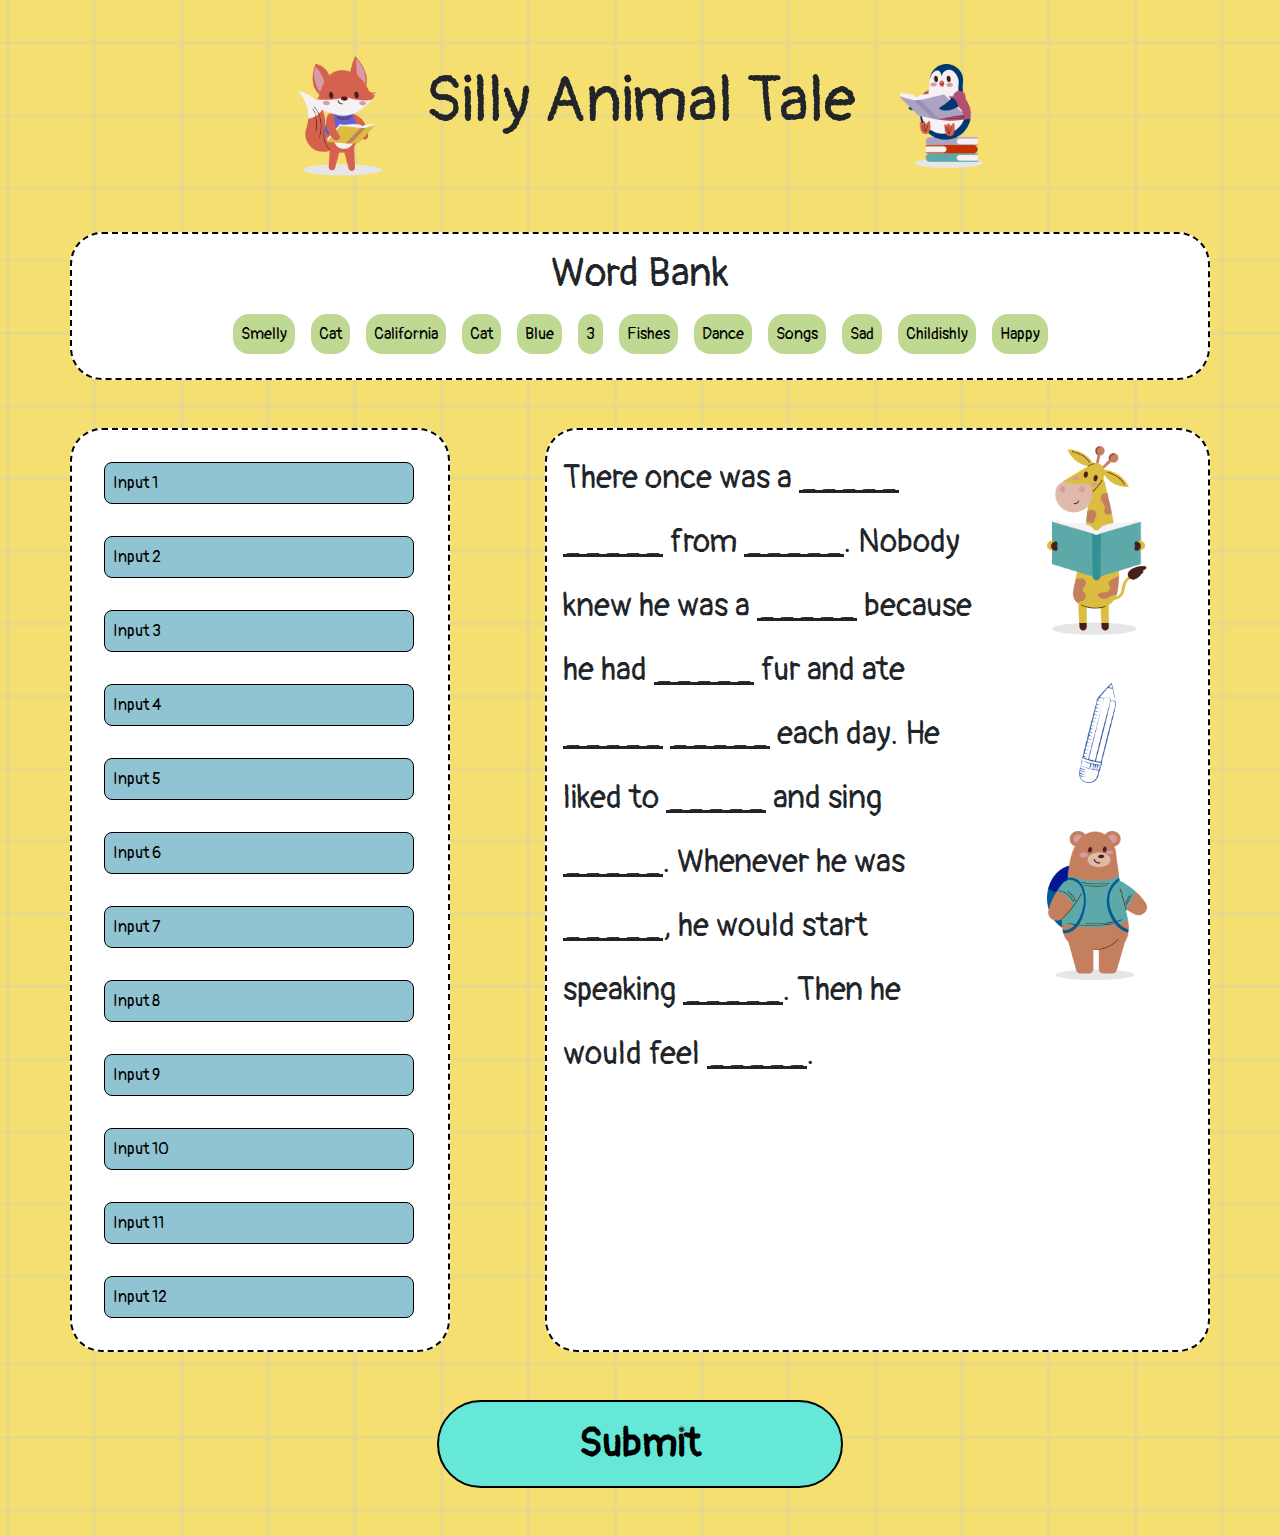
<file: PRO-C176-Boilerplate-Student-main/PRO-C176-Boilerplate-Student-main/index.html>
<!DOCTYPE html>
<html>

<head>
    <meta charset="utf-8" />
    <meta http-equiv="X-UA-Compatible" content="IE=edge" />
    <title>Mad Libs</title>

    <!-- Jquery -->
    <script src="https://code.jquery.com/jquery-3.6.0.min.js"
        integrity="sha256-/xUj+3OJU5yExlq6GSYGSHk7tPXikynS7ogEvDej/m4=" crossorigin="anonymous"></script>

    <!-- Bootstrap -->
    <link rel="stylesheet" href="https://stackpath.bootstrapcdn.com/bootstrap/4.5.2/css/bootstrap.min.css"
        integrity="sha384-JcKb8q3iqJ61gNV9KGb8thSsNjpSL0n8PARn9HuZOnIxN0hoP+VmmDGMN5t9UJ0Z" crossorigin="anonymous">
    <script src="https://stackpath.bootstrapcdn.com/bootstrap/4.5.2/js/bootstrap.bundle.min.js"
        integrity="sha384-LtrjvnR4Twt/qOuYxE721u19sVFLVSA4hf/rRt6PrZTmiPltdZcI7q7PXQBYTKyf"
        crossorigin="anonymous"></script>

    <!-- Google Font -->
    <link rel="preconnect" href="https://fonts.gstatic.com">
    <link href="https://fonts.googleapis.com/css2?family=Pangolin&display=swap" rel="stylesheet">
</head>

<body>
    <!-- CSS and JS -->
    <link href="./index.css" rel="stylesheet" />
    <script src="./index.js"></script>

    <div class="container">
        <!-- Heading -->
        <div class="row">
            <div class="col-sm-12 col-md-12 col-lg-12 text-center p-5">
                <img src="./assets/Group.png" width="100px" class="display_inline" />
                <h1 id="story_title" class="display_inline"></h1>
                <img src="./assets/Frame-4.png" width="100px" class="display_inline" />
            </div>
        </div>
        <!-- Word Bank -->
        <div class="row">
            <div class="col-sm-12 col-md-12 col-lg-12 text-center mb-5" id="word_bank_container">
                <div class="row">
                    <div class="col-sm-12 col-md-12 col-lg-12 text-center">
                        <h1>Word Bank</h1>
                    </div>
                </div>
                <div class="row">
                    <div class="col-sm-12 col-md-12 col-lg-12 text-center" id="bank_words">

                    </div>
                </div>
            </div>
        </div>
        <div class="row">
            <!-- Input Fields -->
            <div class="col-sm-12 col-md-4 col-lg-4" id="input_fields">

            </div>
            <!-- Story Section -->
            <div class="col-sm-12 offset-md-1 col-md-7 offset-lg-1 col-lg-7" id="story_section">
                <div class="row">
                    <!-- Story Text -->
                    <div class="col-sm-8 col-md-8 col-lg-8">
                        <p id="story_text"></p>
                    </div>
                    <!-- Images -->
                    <div class="col-sm-4 col-md-4 col-lg-4 text-center">
                        <div class="row">
                            <div class="col-sm-12 col-md-12 col-lg-12">
                                <img src="./assets/Group-2.png" width="100px" />
                            </div>
                            <div class="col-sm-12 col-md-12 col-lg-12 mt-5">
                                <img src="./assets/Frame-2.png" height="100px" />
                            </div>
                            <div class="col-sm-12 col-md-12 col-lg-12 mt-5">
                                <img src="./assets/Group-1.png" width="100px" />
                            </div>
                        </div>
                    </div>
                </div>
            </div>
        </div>
        <!-- Button -->
        <div class="row p-5">
            <div class="col-sm-12 col-md-12 col-lg-12 text-center">
                <button id="next_story">Submit</button>
            </div>
        </div>
    </div>
</body>

</html>
</file>
<file: PRO-C176-Boilerplate-Student-main/PRO-C176-Boilerplate-Student-main/index.css>
body {
    background-image: url('./assets/background.png');
    font-family: 'Pangolin', cursive;
}

#story_title {
    font-size: 4em;
}

#input_fields {
    background: white;
    padding: 1em;
    border: 2px dashed black;
    border-radius: 2em;
}

#story_section {
    background: white;
    padding: 1em;
    /* margin: 1em; */
    border: 2px dashed black;
    border-radius: 2em;
}

.input_field {
    width: 90%;
    margin: 1em;
    padding: 0.5em;
    border-radius: 0.5em;
    border: 1px solid black;
    background: #91c4d2;
}

.input_field::placeholder {
    color: black;
}

#story_text {
    font-size: 2em;
    line-height: 2em;
}

.rep_input {
    text-decoration: underline;
}

#next_story {
    width: 40%;
    background-color: #66e8d8;
    padding: 0.3em;
    font-size: 40px;
    border: 2px solid black;
    border-radius: 3em;
    font-weight: 600;
}

.display_inline {
    display: inline;
    padding: 0.5em;
}

#word_bank_container {
    background: white;
    padding: 1em;
    border: 2px dashed black;
    border-radius: 2em;
}

.word_bank_button {
    background-color: #bfd892;
    padding: 0.5em;
    border-radius: 1em;
    border: none;
    margin: 0.5em;
}
</file>
